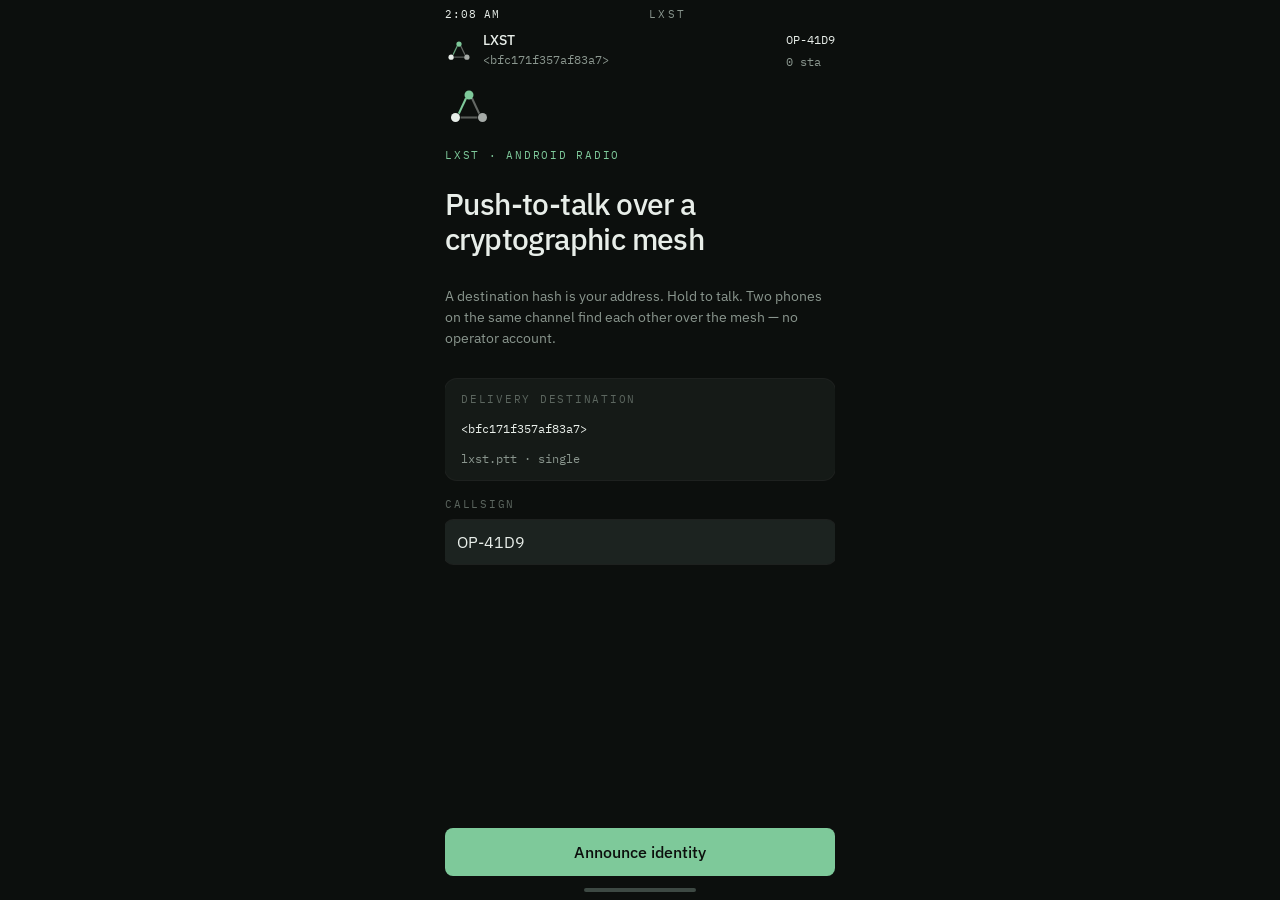
<file: index.html>
<!doctype html>
<html lang="en">
  <head>
    <meta charset="UTF-8" />
    <meta
      name="viewport"
      content="width=device-width, initial-scale=1, viewport-fit=cover, maximum-scale=1, user-scalable=no"
    />
    <meta name="theme-color" content="#0c0f0d" />
    <meta name="apple-mobile-web-app-capable" content="yes" />
    <meta name="apple-mobile-web-app-status-bar-style" content="black-translucent" />
    <meta name="apple-mobile-web-app-title" content="LXST" />
    <meta name="mobile-web-app-capable" content="yes" />
    <meta
      name="description"
      content="Push-to-talk radio over a Reticulum-style cryptographic mesh."
    />
    <title>LXST</title>
    <link rel="icon" type="image/svg+xml" href="./favicon.svg" />
    <link rel="manifest" href="./manifest.webmanifest" />
    <link rel="preconnect" href="https://fonts.googleapis.com" />
    <link rel="preconnect" href="https://fonts.gstatic.com" crossorigin />
    <link
      rel="stylesheet"
      href="https://fonts.googleapis.com/css2?family=IBM+Plex+Mono:wght@400;500&family=IBM+Plex+Sans:wght@400;500;600&display=swap"
    />
    <link rel="stylesheet" href="./styles.css?v=8" />
  </head>
  <body>
    <div class="shell">
      <div class="status">
        <span id="clock">--:--</span>
        <span id="status-mark">LXST</span>
        <span class="bars" id="bars" aria-hidden="true"></span>
      </div>

      <header class="top">
        <div class="brand">
          <svg class="mark" viewBox="0 0 32 32" aria-hidden="true">
            <circle cx="16" cy="8" r="3" fill="#7ec99a" />
            <circle cx="7" cy="23" r="3" fill="#e8eee9" />
            <circle cx="25" cy="23" r="3" fill="#e8eee9" opacity="0.7" />
            <path d="M14 10.2 9.2 20.4" stroke="#7ec99a" stroke-width="1.4" fill="none" opacity="0.8" />
            <path d="M18 10.2 22.8 20.4" stroke="#e8eee9" stroke-width="1.4" fill="none" opacity="0.4" />
            <path d="M10.4 23h11.2" stroke="#e8eee9" stroke-width="1.4" fill="none" opacity="0.35" />
          </svg>
          <div>
            <p class="name">LXST</p>
            <p class="mono dim" id="hdr-hash">booting</p>
          </div>
        </div>
        <div class="right">
          <p class="call" id="hdr-call">—</p>
          <p class="mono dim" id="hdr-sta">0 sta</p>
        </div>
      </header>

      <main id="main">
        <section id="panel-boot" class="panel on">
          <p class="kicker accent">LXST</p>
          <h1>Raising identity</h1>
          <p class="muted">Hashing local keys into a destination.</p>
        </section>

        <section id="panel-onboard" class="panel">
          <div class="onboard">
            <svg class="mark lg" viewBox="0 0 32 32" aria-hidden="true">
              <circle cx="16" cy="8" r="3" fill="#7ec99a" />
              <circle cx="7" cy="23" r="3" fill="#e8eee9" />
              <circle cx="25" cy="23" r="3" fill="#e8eee9" opacity="0.7" />
              <path d="M14 10.2 9.2 20.4" stroke="#7ec99a" stroke-width="1.4" fill="none" />
              <path d="M18 10.2 22.8 20.4" stroke="#e8eee9" stroke-width="1.4" fill="none" opacity="0.4" />
              <path d="M10.4 23h11.2" stroke="#e8eee9" stroke-width="1.4" fill="none" opacity="0.35" />
            </svg>
            <p class="kicker accent">LXST · android radio</p>
            <h1>Push-to-talk over a cryptographic mesh</h1>
            <p class="muted">
              A destination hash is your address. Hold to talk. Two phones on
              the same channel find each other over the mesh — no operator
              account.

            </p>
            <div class="card">
              <p class="kicker faint">Delivery destination</p>
              <p class="mono" id="on-hash">—</p>
              <p class="mono dim">lxst.ptt · single</p>
            </div>
            <label class="field">
              <span class="kicker faint">Callsign</span>
              <input id="on-call" maxlength="16" autocomplete="off" spellcheck="false" />
            </label>
            <button class="btn accent full" id="btn-announce" type="button">Announce identity</button>
          </div>
        </section>

        <section id="panel-radio" class="panel radio">
          <div class="lcd" id="lcd">
            <div class="lcd-row">
              <span class="led on" data-led="pwr">Pwr</span>
              <span class="led on" data-led="net">Net</span>
              <span class="led" data-led="tx">Tx</span>
              <span class="led" data-led="rx">Rx</span>
              <span class="lcd-count" id="lcd-count">0/0 lnk</span>
            </div>
            <div class="dial">
              <button type="button" class="chev" id="ch-prev" aria-label="Previous destination">‹</button>
              <div>
                <p class="freq" id="lcd-freq">—</p>
                <p class="kicker lcd-dim" id="lcd-aspect">MHz · lxst.ptt</p>
              </div>
              <button type="button" class="chev" id="ch-next" aria-label="Next destination">›</button>
            </div>
            <div class="lcd-row">
              <div>
                <p class="ch-name" id="lcd-name">Calling</p>
                <p class="mono lcd-dim" id="lcd-dest"></p>
              </div>
              <p class="kicker lcd-dim" id="lcd-status">SCANNING</p>
            </div>
            <div class="vu" id="vu"></div>
          </div>

          <div class="chips" id="chips"></div>

          <div class="radar-box">
            <canvas id="radar" aria-label="Mesh radar. Tap a station to select it."></canvas>
            <div class="radar-tag">Mesh · tap a station</div>
            <div class="sheet" id="sheet" hidden>
              <div class="sheet-top">
                <p><strong id="sheet-name">—</strong> <span class="faint" id="sheet-kind">live</span></p>
                <button type="button" class="text" id="sheet-clear">Clear</button>
              </div>
              <div class="sheet-grid">
                <button type="button" data-act="chat">Chat</button>
                <button type="button" data-act="direct">Direct</button>
                <button type="button" data-act="pin" id="act-pin">Pin</button>
                <button type="button" data-act="mute" id="act-mute">Mute</button>
              </div>
            </div>
          </div>

          <div class="sliders">
            <label>Vol <input type="range" id="vol" min="0" max="1" step="0.01" value="0.88" /></label>
            <label>Sql <input type="range" id="sql" min="0" max="0.4" step="0.01" value="0.04" /></label>
          </div>

          <div class="ptt-wrap">
            <button type="button" class="ptt" id="ptt" aria-label="Hold to talk">
              <span class="ptt-k">PTT</span>
              <span class="ptt-v" id="ptt-cap">Hold</span>
            </button>
            <button type="button" class="latch" id="latch">Latch PTT</button>
            <p class="hint" id="hint">Hold the pad · or latch. Tap a blip for chat.</p>
          </div>
        </section>

        <section id="panel-mesh" class="panel list">
          <header class="view-h">
            <div>
              <p class="kicker faint">Mesh</p>
              <h2>Announced stations</h2>
              <p class="muted" id="mesh-blurb">Live stations appear when they announce on this channel.</p>
            </div>
            <button type="button" class="btn subtle" id="btn-share">Share</button>
          </header>
          <ul class="rows" id="mesh-list"></ul>
          <form id="burst-form" class="row-form">
            <input id="burst-in" maxlength="240" placeholder="Short LXMF burst" />
            <button type="submit" class="btn subtle">Send</button>
          </form>
        </section>

        <section id="panel-chat" class="panel list">
          <div id="chat-home">
            <header class="view-h">
              <div>
                <p class="kicker faint">Chat</p>
                <h2>Threads</h2>
                <p class="muted">Pick a live station, or tap a blip on Radio.</p>
              </div>
            </header>
            <ul class="rows" id="thread-list"></ul>
          </div>
          <div id="chat-room" hidden>
            <header class="chat-head">
              <button type="button" class="btn ghost" id="chat-back">Threads</button>
              <div>
                <p class="name" id="chat-title">—</p>
                <p class="mono dim" id="chat-sub"></p>
              </div>
            </header>
            <div class="msgs" id="msgs"></div>
            <form id="chat-form" class="row-form">
              <input id="chat-in" maxlength="240" placeholder="Message" autocomplete="off" />
              <button type="submit" class="btn subtle">Send</button>
            </form>
          </div>
        </section>

        <section id="panel-id" class="panel list">
          <header class="view-h">
            <div>
              <p class="kicker faint">Identity</p>
              <h2>Local keys</h2>
              <p class="muted">Generated on this device. No account.</p>
            </div>
          </header>
          <label class="field">
            <span class="kicker faint">Callsign</span>
            <div class="row-form">
              <input id="id-call" maxlength="16" autocomplete="off" spellcheck="false" />
              <button type="button" class="btn subtle" id="btn-setcall">Set</button>
            </div>
          </label>
          <div class="card">
            <p class="kicker faint">Identity</p>
            <p class="mono" id="id-hash">—</p>
          </div>
          <div class="card">
            <p class="kicker faint">lxst.ptt destination</p>
            <p class="mono" id="id-dest">—</p>
          </div>
          <button type="button" class="btn outline" id="btn-newid">Rotate keys</button>
        </section>
      </main>

      <nav id="nav" hidden>
        <button type="button" data-tab="radio" class="on">Radio</button>
        <button type="button" data-tab="mesh">Mesh</button>
        <button type="button" data-tab="chat">Chat</button>
        <button type="button" data-tab="id">Identity</button>
      </nav>
      <div class="home"><i></i></div>
    </div>
    <script src="./core.js?v=8"></script>
    <script src="./boot.js?v=8"></script>
  </body>
</html>
</file>
<file: styles.css>
:root {
  --bg: #0c0f0d;
  --surface: #151a17;
  --elevated: #1c2320;
  --inset: #0a0c0b;
  --fg: #e8eee9;
  --muted: #8a968e;
  --faint: #5c665f;
  --accent: #7ec99a;
  --accent-fg: #0c0f0d;
  --tx: #c45c4a;
  --tx-fg: #f4e8e6;
  --border: #2a322e;
  --border-strong: #3d4943;
  --lcd-dim: #4d7a5c;
  --safe: env(safe-area-inset-top, 0px);
  --safe-b: env(safe-area-inset-bottom, 0px);
  --shadow: 0 0 0 1px rgb(232 238 233 / 0.08);
}

* { box-sizing: border-box; }
html, body { height: 100%; margin: 0; }
html { background: var(--bg); color: var(--fg); }
body {
  font-family: "IBM Plex Sans", ui-sans-serif, system-ui, sans-serif;
  background: var(--bg);
  color: var(--fg);
  line-height: 1.5;
  user-select: none;
  touch-action: manipulation;
  -webkit-tap-highlight-color: transparent;
  overscroll-behavior: none;
}
input { user-select: text; font: inherit; color: inherit; }
button { font: inherit; cursor: pointer; }
button:disabled { opacity: 0.4; cursor: default; }

.shell {
  height: 100dvh;
  max-width: 430px;
  margin: 0 auto;
  display: flex;
  flex-direction: column;
  overflow: hidden;
  background: var(--bg);
}
.status {
  display: flex;
  align-items: center;
  justify-content: space-between;
  padding: max(0.4rem, var(--safe)) 1.25rem 0.25rem;
  font-family: "IBM Plex Mono", ui-monospace, monospace;
  font-size: 0.6875rem;
  letter-spacing: 0.08em;
}
.status #status-mark { letter-spacing: 0.22em; color: var(--muted); }
.status #status-mark.tx { color: var(--tx); }
.bars { display: flex; align-items: flex-end; gap: 1px; height: 12px; }
.bars i { width: 2px; border-radius: 1px; background: var(--border); display: block; }
.bars i.on { background: var(--accent); }

.top {
  display: flex;
  align-items: center;
  justify-content: space-between;
  gap: 12px;
  padding: 4px 20px 12px;
}
.brand { display: flex; align-items: center; gap: 10px; }
.mark { width: 28px; height: 28px; flex-shrink: 0; }
.mark.lg { width: 48px; height: 48px; }
.name { margin: 0; font-size: 14px; font-weight: 500; line-height: 1; }
.call { margin: 0; font-family: "IBM Plex Mono", ui-monospace, monospace; font-size: 12px; text-align: right; }
.mono { font-family: "IBM Plex Mono", ui-monospace, monospace; font-size: 12px; }
.dim { color: var(--muted); margin: 4px 0 0; }
.faint { color: var(--faint); }
.accent { color: var(--accent); }
.muted { color: var(--muted); font-size: 14px; }

#main {
  flex: 1;
  min-height: 0;
  display: flex;
  flex-direction: column;
  padding: 0 20px 8px;
}
.panel { display: none; flex: 1; min-height: 0; flex-direction: column; gap: 8px; }
.panel.on { display: flex; }
.panel.radio { gap: 8px; }
.panel.list { overflow: auto; gap: 12px; padding-bottom: 8px; }

.kicker {
  margin: 0;
  font-family: "IBM Plex Mono", ui-monospace, monospace;
  font-size: 0.6875rem;
  letter-spacing: 0.16em;
  text-transform: uppercase;
}
h1 { margin: 8px 0 0; font-size: 30px; font-weight: 500; letter-spacing: -0.02em; line-height: 1.15; }
h2 { margin: 4px 0 0; font-size: 20px; font-weight: 500; letter-spacing: -0.02em; }

.onboard { display: flex; flex-direction: column; gap: 16px; justify-content: space-between; flex: 1; overflow: auto; }
.card {
  background: var(--surface);
  box-shadow: var(--shadow);
  border-radius: 12px;
  padding: 12px 16px;
}
.field { display: block; }
.field .kicker { display: block; margin-bottom: 8px; }
input[type="text"], input:not([type]), input[type="search"] {
  width: 100%;
  height: 44px;
  background: var(--elevated);
  border: 0;
  box-shadow: var(--shadow);
  border-radius: 8px;
  padding: 0 12px;
  outline: none;
}
input:focus { box-shadow: 0 0 0 1px rgb(126 201 154 / 0.45); }

.btn {
  height: 44px;
  border: 0;
  border-radius: 8px;
  padding: 0 16px;
  font-size: 14px;
  font-weight: 500;
}
.btn.accent { background: var(--accent); color: var(--accent-fg); }
.btn.subtle { background: var(--elevated); color: var(--fg); }
.btn.outline { background: transparent; color: var(--fg); box-shadow: var(--shadow); }
.btn.ghost { background: transparent; color: var(--muted); height: 36px; padding: 0 10px; }
.btn.full { width: 100%; height: 48px; font-size: 16px; margin-top: auto; }
.btn.text, .text {
  background: none; border: 0; color: var(--muted);
  font-family: "IBM Plex Mono", ui-monospace, monospace;
  font-size: 0.6875rem; letter-spacing: 0.12em; text-transform: uppercase;
}

.lcd {
  background: var(--inset);
  box-shadow: inset 0 1px 0 rgb(126 201 154 / 0.1), 0 0 0 1px rgb(232 238 233 / 0.06);
  border-radius: 12px;
  padding: 12px 14px;
  position: relative;
  overflow: hidden;
}
.lcd::after {
  content: "";
  pointer-events: none;
  position: absolute; inset: 0;
  background: repeating-linear-gradient(to bottom, transparent 0 2px, rgb(12 15 13 / 0.28) 2px 3px);
  opacity: 0.35;
}
.lcd > * { position: relative; z-index: 1; }
.lcd-row { display: flex; align-items: flex-end; justify-content: space-between; gap: 8px; }
.led {
  font-family: "IBM Plex Mono", ui-monospace, monospace;
  font-size: 0.6875rem;
  letter-spacing: 0.16em;
  text-transform: uppercase;
  color: var(--lcd-dim);
  display: inline-flex; align-items: center; gap: 6px; margin-right: 10px;
}
.led::before {
  content: "";
  width: 6px; height: 6px; border-radius: 99px; background: var(--border);
}
.led.on::before { background: var(--accent); }
.led.on.tx::before { background: var(--tx); }
.lcd-count { margin-left: auto; font-family: "IBM Plex Mono", ui-monospace, monospace; font-size: 0.6875rem; color: var(--lcd-dim); letter-spacing: 0.12em; text-transform: uppercase; }
.dial { display: flex; align-items: center; gap: 4px; margin: 10px 0 8px; }
.dial > div { flex: 1; text-align: center; }
.freq {
  margin: 0;
  font-family: "IBM Plex Mono", ui-monospace, monospace;
  font-size: 30px; font-weight: 500; letter-spacing: -0.03em;
  color: var(--accent); line-height: 1;
}
.lcd-dim { color: var(--lcd-dim); }
.ch-name {
  margin: 0;
  font-family: "IBM Plex Mono", ui-monospace, monospace;
  font-size: 14px; letter-spacing: 0.08em; text-transform: uppercase; color: var(--accent);
}
.chev {
  width: 44px; height: 44px; border: 0; background: transparent;
  color: var(--accent); font-size: 28px; line-height: 1;
}
.vu { display: flex; align-items: flex-end; gap: 2px; height: 22px; margin-top: 10px; }
.vu i { flex: 1; border-radius: 1px; background: var(--elevated); min-width: 4px; }
.vu i.on { background: var(--accent); }
.vu i.on.hot { background: var(--tx); }

.chips { display: flex; gap: 6px; overflow-x: auto; padding-bottom: 2px; }
.chips button {
  height: 36px; flex-shrink: 0; border: 0; border-radius: 4px;
  padding: 0 12px; background: var(--elevated); color: var(--muted);
  font-family: "IBM Plex Mono", ui-monospace, monospace; font-size: 12px;
  letter-spacing: 0.06em; text-transform: uppercase;
}
.chips button.on { background: var(--fg); color: var(--bg); }

.radar-box {
  position: relative;
  flex: 1;
  min-height: 152px;
  overflow: hidden;
  border-radius: 12px;
  background: var(--inset);
  box-shadow: var(--shadow);
}
#radar { display: block; width: 100%; height: 100%; cursor: pointer; touch-action: manipulation; }
.radar-tag {
  position: absolute; top: 12px; left: 12px;
  pointer-events: none;
  background: rgb(12 15 13 / 0.7);
  padding: 4px 8px; border-radius: 4px;
  font-family: "IBM Plex Mono", ui-monospace, monospace;
  font-size: 0.6875rem; letter-spacing: 0.16em; text-transform: uppercase; color: var(--muted);
}
.sheet {
  position: absolute; left: 8px; right: 8px; bottom: 8px;
  background: rgb(12 15 13 / 0.92);
  box-shadow: var(--shadow);
  border-radius: 8px;
  padding: 8px 12px 10px;
  backdrop-filter: blur(8px);
}
.sheet[hidden] { display: none !important; }
.sheet-top { display: flex; align-items: center; justify-content: space-between; gap: 8px; }
.sheet-top p { margin: 0; font-family: "IBM Plex Mono", ui-monospace, monospace; font-size: 12px; }
.sheet-grid { display: grid; grid-template-columns: repeat(4, 1fr); gap: 4px; margin-top: 8px; }
.sheet-grid button {
  height: 44px; border: 0; border-radius: 4px;
  background: var(--surface); color: var(--fg); box-shadow: var(--shadow);
  font-family: "IBM Plex Mono", ui-monospace, monospace;
  font-size: 0.6875rem; letter-spacing: 0.08em; text-transform: uppercase;
}
.sheet-grid button[data-act="chat"] { background: var(--fg); color: var(--bg); box-shadow: none; }

.sliders {
  display: grid; grid-template-columns: 1fr 1fr; gap: 12px;
}
.sliders label {
  font-family: "IBM Plex Mono", ui-monospace, monospace;
  font-size: 0.6875rem; letter-spacing: 0.16em; text-transform: uppercase; color: var(--faint);
}
input[type="range"] {
  width: 100%; margin: 6px 0 0; accent-color: var(--accent); height: 18px;
}

.ptt-wrap { display: flex; flex-direction: column; align-items: center; gap: 8px; }
.ptt {
  width: 112px; height: 112px; border-radius: 999px;
  border: 0; background: var(--elevated); color: var(--fg);
  box-shadow: var(--shadow);
  display: flex; flex-direction: column; align-items: center; justify-content: center; gap: 2px;
}
.ptt.hot { background: var(--tx); color: var(--tx-fg); transform: scale(0.96); }
.ptt.rx { background: var(--accent); color: var(--accent-fg); }
.ptt-k {
  font-family: "IBM Plex Mono", ui-monospace, monospace;
  font-size: 11px; letter-spacing: 0.22em; text-transform: uppercase; opacity: 0.7;
}
.ptt-v { font-size: 18px; font-weight: 500; line-height: 1; }
.latch {
  height: 36px; border: 0; border-radius: 8px; padding: 0 12px;
  background: var(--elevated); color: var(--muted);
  font-family: "IBM Plex Mono", ui-monospace, monospace;
  font-size: 0.6875rem; letter-spacing: 0.16em; text-transform: uppercase;
}
.latch.on { background: var(--tx); color: var(--tx-fg); }
.hint { margin: 0; max-width: 16rem; text-align: center; font-family: "IBM Plex Mono", ui-monospace, monospace; font-size: 0.6875rem; color: var(--muted); }

.view-h { display: flex; justify-content: space-between; gap: 12px; align-items: flex-start; }
.rows { list-style: none; margin: 0; padding: 0; display: flex; flex-direction: column; gap: 8px; }
.rows li { display: flex; gap: 8px; }
.rows button.row {
  flex: 1; text-align: left;
  background: var(--surface); box-shadow: var(--shadow);
  border: 0; border-radius: 8px; padding: 12px;
  color: var(--fg);
}
.rows .side {
  flex-shrink: 0; width: 56px;
  background: var(--elevated); color: var(--fg); box-shadow: var(--shadow);
  border: 0; border-radius: 8px;
  font-family: "IBM Plex Mono", ui-monospace, monospace;
  font-size: 0.6875rem; letter-spacing: 0.12em; text-transform: uppercase;
}
.preview { display: block; color: var(--muted); font-size: 12px; margin-top: 2px; }
.row-form { display: flex; gap: 8px; }
.row-form input { flex: 1; }

#chat-home, #chat-room { flex: 1; min-height: 0; display: flex; flex-direction: column; gap: 8px; }
#chat-home[hidden], #chat-room[hidden] { display: none !important; }
.chat-head { display: flex; align-items: center; gap: 8px; }
.msgs {
  flex: 1; min-height: 0; overflow: auto;
  background: var(--inset); box-shadow: var(--shadow);
  border-radius: 12px; padding: 12px;
  display: flex; flex-direction: column; gap: 8px;
}
.bubble {
  max-width: 82%; padding: 8px 12px; border-radius: 10px; font-size: 14px;
}
.bubble.me { margin-left: auto; background: var(--elevated); }
.bubble.them { background: var(--surface); box-shadow: var(--shadow); }
.bubble time { display: block; margin-top: 4px; font-family: "IBM Plex Mono", ui-monospace, monospace; font-size: 0.6875rem; color: var(--faint); }

nav {
  display: grid; grid-template-columns: repeat(4, 1fr); gap: 4px;
  padding: 8px 12px 4px;
}
nav[hidden] { display: none !important; }
nav button {
  height: 48px; border: 0; border-radius: 6px;
  background: transparent; color: var(--muted);
  font-size: 0.6875rem; letter-spacing: 0.12em; text-transform: uppercase;
  display: flex; flex-direction: column; align-items: center; justify-content: center; gap: 2px;
}
nav button.on { background: var(--elevated); color: var(--fg); }
nav button .dot {
  width: 6px; height: 6px; border-radius: 99px; background: var(--accent);
  position: absolute; margin-left: 14px; margin-top: -18px;
}
.home { display: flex; justify-content: center; padding: 4px 0 max(8px, var(--safe-b)); }
.home i { width: 112px; height: 4px; border-radius: 99px; background: var(--border-strong); display: block; }

.unread { color: var(--accent); font-family: "IBM Plex Mono", ui-monospace, monospace; font-size: 0.6875rem; }
</file>
